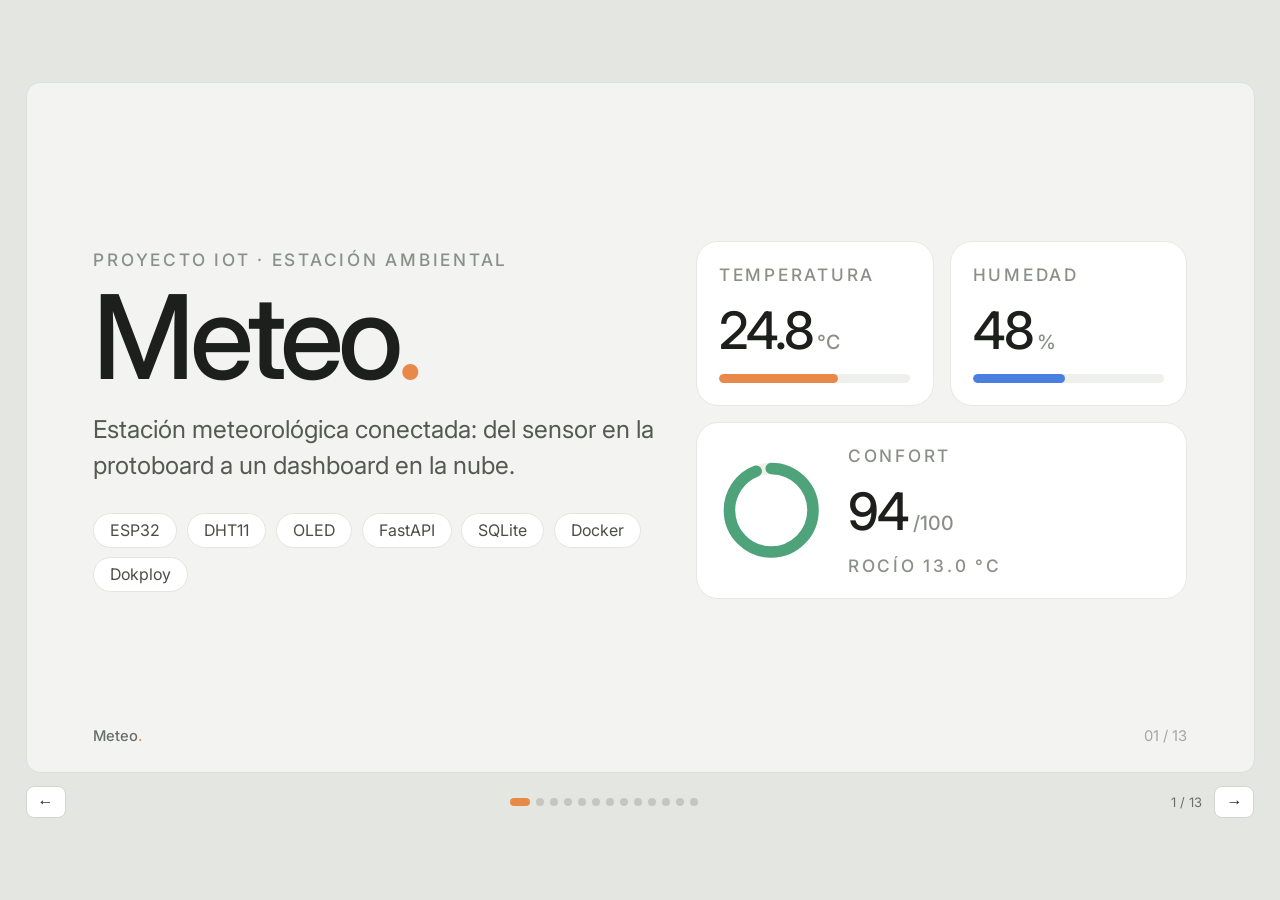
<file: servidor/static/presentacion/index.html>
<!DOCTYPE html>
<html lang="es">
<head>
<meta charset="utf-8">
<meta name="viewport" content="width=device-width, initial-scale=1">
<title>Meteo - Presentacion</title>
<link rel="preconnect" href="https://fonts.googleapis.com">
<link rel="preconnect" href="https://fonts.gstatic.com" crossorigin>
<link rel="stylesheet" href="https://fonts.googleapis.com/css2?family=Inter:wght@400;500&display=swap">
<link rel="stylesheet" href="deck.css">
</head>
<body>
<div class="wrap">
<div class="deck" id="deck">

<section class="slide">
  <div class="cover">
    <div>
      <span class="kick">Proyecto IoT &middot; Estaci&oacute;n ambiental</span>
      <div class="big">Meteo<i>.</i></div>
      <p class="lead">Estaci&oacute;n meteorol&oacute;gica conectada: del sensor en la protoboard a un dashboard en la nube.</p>
      <div class="tags"><span class="tag">ESP32</span><span class="tag">DHT11</span><span class="tag">OLED</span><span class="tag">FastAPI</span><span class="tag">SQLite</span><span class="tag">Docker</span><span class="tag">Dokploy</span></div>
    </div>
    <div class="mock">
      <div class="m"><span class="kick">Temperatura</span><div class="mv">24.8<small>&deg;C</small></div><div class="bar"><i class="bt"></i></div></div>
      <div class="m"><span class="kick">Humedad</span><div class="mv">48<small>%</small></div><div class="bar"><i class="bh"></i></div></div>
      <div class="m wide">
        <svg class="ring" viewBox="0 0 100 100"><circle cx="50" cy="50" r="40" fill="none" stroke="#eef0eb" stroke-width="11"/><circle cx="50" cy="50" r="40" fill="none" stroke="#4fa37a" stroke-width="11" stroke-linecap="round" stroke-dasharray="251.33" stroke-dashoffset="15.1" transform="rotate(-90 50 50)"/></svg>
        <div><span class="kick">Confort</span><div class="mv">94<small>/100</small></div><span class="kick">Roc&iacute;o 13.0 &deg;C</span></div>
      </div>
    </div>
  </div>
  <div class="foot"><span class="logo">Meteo<i>.</i></span><span class="num"></span></div>
</section>

<section class="slide">
  <span class="kick">01 &middot; Objetivo</span>
  <div class="ttl">Medir, guardar y <em>mostrar</em> el ambiente</div>
  <div class="grid g3">
    <div class="card"><span class="n">01</span><b>Capturar</b><p>Temperatura y humedad cada 2,5 s con un sensor DHT11 conectado a un ESP32.</p></div>
    <div class="card"><span class="n">02</span><b>Almacenar</b><p>Cada 30 s la lectura viaja a la nube y queda registrada con la hora del servidor.</p></div>
    <div class="card"><span class="n">03</span><b>Visualizar</b><p>Dashboard web en tiempo real con hist&oacute;rico, m&iacute;nimos, m&aacute;ximos y promedios.</p></div>
  </div>
  <p class="txt">Un proyecto completo de punta a punta: electr&oacute;nica, firmware, backend, base de datos, despliegue y seguridad.</p>
  <div class="foot"><span class="logo">Meteo<i>.</i></span><span class="num"></span></div>
</section>

<section class="slide">
  <span class="kick">02 &middot; Arquitectura</span>
  <div class="ttl">Del sensor a la <em>nube</em></div>
  <div class="arch">
    <div class="col"><span class="kick">En el borde</span>
      <div class="nd"><b>DHT11</b><span>Temperatura y humedad</span></div>
      <div class="nd"><b>ESP32</b><span>Procesa y env&iacute;a</span></div>
      <div class="nd"><b>OLED</b><span>Estado local en vivo</span></div>
    </div>
    <span class="arw">&rarr;</span>
    <div class="col"><span class="kick">En tr&aacute;nsito</span>
      <div class="nd"><b>WiFi 2,4 GHz</b><span>Varias redes guardadas</span></div>
      <div class="nd"><b>HTTPS / TLS</b><span>Certificado validado</span></div>
      <div class="nd"><b>JSON + token</b><span>Autenticaci&oacute;n Bearer</span></div>
    </div>
    <span class="arw">&rarr;</span>
    <div class="col"><span class="kick">En la nube</span>
      <div class="nd"><b>Traefik</b><span>HTTPS con Let&rsquo;s Encrypt</span></div>
      <div class="nd"><b>FastAPI + SQLite</b><span>API y almacenamiento</span></div>
      <div class="nd"><b>Dashboard</b><span>Gr&aacute;ficos en tiempo real</span></div>
    </div>
  </div>
  <div class="foot"><span class="logo">Meteo<i>.</i></span><span class="num"></span></div>
</section>

<section class="slide">
  <span class="kick">03 &middot; Hardware</span>
  <div class="ttl">Componentes <em>accesibles</em></div>
  <div class="grid g4">
    <div class="card"><span class="n">MCU</span><b>ESP32 DevKit</b><p>Microcontrolador de doble n&uacute;cleo con WiFi integrado. Es el cerebro de la estaci&oacute;n.</p></div>
    <div class="card"><span class="n">Sensor</span><b>DHT11</b><p>Temperatura 0&ndash;50 &deg;C (&plusmn;2 &deg;C) y humedad 20&ndash;80 % (&plusmn;5 %).</p></div>
    <div class="card"><span class="n">Pantalla</span><b>OLED 0,96&quot;</b><p>SSD1306 de 128&times;64 px por I&sup2;C para ver los datos sin computador.</p></div>
    <div class="card"><span class="n">Montaje</span><b>2 mini protoboards</b><p>Dos placas de 170 puntos: montaje limpio, ordenado y sin soldar.</p></div>
  </div>
  <p class="txt">Alimentaci&oacute;n por USB-C a 5 V: basta un cargador de celular o un power bank.</p>
  <div class="foot"><span class="logo">Meteo<i>.</i></span><span class="num"></span></div>
</section>

<section class="slide">
  <span class="kick">04 &middot; Montaje</span>
  <div class="ttl">Conexiones <em>ordenadas</em></div>
  <div class="grid g2">
    <div class="card">
      <table class="tbl">
        <tr><th>Pin ESP32</th><th>Conecta a</th></tr>
        <tr><td><span class="dot d4"></span><span class="mono">D4</span></td><td>DATA del DHT11</td></tr>
        <tr><td><span class="dot d21"></span><span class="mono">D21</span></td><td>SDA de la OLED</td></tr>
        <tr><td><span class="dot d22"></span><span class="mono">D22</span></td><td>SCL de la OLED</td></tr>
        <tr><td><span class="dot d3"></span><span class="mono">3V3</span></td><td>VCC de ambos m&oacute;dulos</td></tr>
        <tr><td><span class="dot dg"></span><span class="mono">GND</span></td><td>GND de ambos m&oacute;dulos</td></tr>
      </table>
    </div>
    <div class="card">
      <ul class="lst">
        <li>El ESP32 va entre las dos protoboards: cada pin queda en su propia media fila.</li>
        <li>Los m&oacute;dulos se pinchan en la mitad exterior y se unen con 7 cables cortos.</li>
        <li>Todo funciona a 3,3 V, el nivel l&oacute;gico seguro para el ESP32.</li>
      </ul>
    </div>
  </div>
  <div class="foot"><span class="logo">Meteo<i>.</i></span><span class="num"></span></div>
</section>

<section class="slide">
  <span class="kick">05 &middot; Firmware</span>
  <div class="ttl">Un ciclo simple y <em>robusto</em></div>
  <div class="grid g2">
    <ol class="steps">
      <li>Se conecta a la mejor red WiFi disponible.</li>
      <li>Sincroniza la hora por NTP para validar TLS.</li>
      <li>Lee el DHT11 cada 2,5 s y actualiza la OLED.</li>
      <li>Cada 30 s env&iacute;a la lectura por HTTPS.</li>
      <li>Muestra en pantalla la respuesta de la API.</li>
    </ol>
<div class="code"><span class="c">POST /api/lecturas</span>
<span class="c">Authorization: Bearer &bull;&bull;&bull;&bull;&bull;&bull;&bull;&bull;</span>

{
  <span class="k">"temperatura"</span>: <span class="v">24.8</span>,
  <span class="k">"humedad"</span>: <span class="v">48.0</span>,
  <span class="k">"rssi"</span>: <span class="v">-58</span>,
  <span class="k">"uptime"</span>: <span class="v">3600</span>,
  <span class="k">"fw"</span>: <span class="s">"1.0.0"</span>
}</div>
  </div>
  <div class="foot"><span class="logo">Meteo<i>.</i></span><span class="num"></span></div>
</section>

<section class="slide">
  <span class="kick">06 &middot; Backend</span>
  <div class="ttl">Una API <em>peque&ntilde;a</em> y clara</div>
  <div class="grid g2">
    <div class="card">
      <table class="tbl">
        <tr><td><span class="mth post">POST</span></td><td class="mono">/api/lecturas</td><td>Recibe lecturas</td></tr>
        <tr><td><span class="mth get">GET</span></td><td class="mono">/api/actual</td><td>&Uacute;ltima lectura y nodo</td></tr>
        <tr><td><span class="mth get">GET</span></td><td class="mono">/api/historico</td><td>Serie por rango</td></tr>
        <tr><td><span class="mth get">GET</span></td><td class="mono">/api/resumen</td><td>M&iacute;n, m&aacute;x, promedio</td></tr>
        <tr><td><span class="mth get">GET</span></td><td class="mono">/health</td><td>Monitoreo</td></tr>
      </table>
    </div>
    <div class="card">
      <b>SQLite en modo WAL</b>
      <div class="f">lecturas<br>ts &middot; temperatura &middot; humedad &middot; rssi</div>
      <div class="f">dispositivo<br>ssid &middot; ip &middot; fw &middot; uptime &middot; visto</div>
      <p>La fecha y hora la asigna el servidor, nunca el dispositivo.</p>
    </div>
  </div>
  <div class="foot"><span class="logo">Meteo<i>.</i></span><span class="num"></span></div>
</section>

<section class="slide">
  <span class="kick">07 &middot; Datos</span>
  <div class="ttl">M&aacute;s que dos <em>n&uacute;meros</em></div>
  <div class="grid g3">
    <div class="card"><b>Punto de roc&iacute;o</b>
      <div class="f">&gamma; = ln(HR/100) + aT/(b+T)<br>Td = b&gamma; / (a &minus; &gamma;)</div>
      <p>F&oacute;rmula de Magnus (a = 17,62; b = 243,12). Indica el riesgo de condensaci&oacute;n.</p></div>
    <div class="card"><b>&Iacute;ndice de confort</b>
      <div class="f">100 &minus; penalizaciones</div>
      <p>Ideal entre 20&ndash;24 &deg;C y 40&ndash;60 % de humedad. Puntaje de 0 a 100.</p></div>
    <div class="card"><b>Agregaci&oacute;n</b>
      <table class="tbl">
        <tr><td>1H</td><td>cada minuto</td></tr>
        <tr><td>24H</td><td>cada 10 min</td></tr>
        <tr><td>7D</td><td>cada hora</td></tr>
        <tr><td>30D</td><td>cada 4 h</td></tr>
      </table></div>
  </div>
  <div class="foot"><span class="logo">Meteo<i>.</i></span><span class="num"></span></div>
</section>

<section class="slide">
  <span class="kick">08 &middot; Seguridad</span>
  <div class="ttl">Dise&ntilde;ado con mentalidad de <em>pentester</em></div>
  <div class="grid g3">
    <div class="card"><b>Autenticaci&oacute;n</b><p>Token Bearer comparado en tiempo constante (HMAC).</p></div>
    <div class="card"><b>Cifrado</b><p>HTTPS con Let&rsquo;s Encrypt; el ESP32 valida la CA ra&iacute;z.</p></div>
    <div class="card"><b>Validaci&oacute;n</b><p>Rangos f&iacute;sicos con Pydantic: lo imposible se rechaza.</p></div>
    <div class="card"><b>Rate limiting</b><p>M&aacute;ximo 12 env&iacute;os por minuto por IP.</p></div>
    <div class="card"><b>Integridad</b><p>Hora del servidor y datos renderizados sin HTML: sin XSS.</p></div>
    <div class="card"><b>Superficie m&iacute;nima</b><p>Sin /docs, cabeceras CSP, contenedor sin root, secretos fuera de Git.</p></div>
  </div>
  <p class="note">Riesgo conocido: las credenciales quedan en la flash del ESP32. En producci&oacute;n: flash encryption y secure boot.</p>
  <div class="foot"><span class="logo">Meteo<i>.</i></span><span class="num"></span></div>
</section>

<section class="slide">
  <span class="kick">09 &middot; Despliegue</span>
  <div class="ttl">De un <em>git push</em> a producci&oacute;n</div>
  <div class="flow">
    <div class="card"><span class="n">01</span><b>GitHub</b><p>C&oacute;digo versionado, sin secretos.</p></div>
    <span class="arw">&rarr;</span>
    <div class="card"><span class="n">02</span><b>Dokploy</b><p>Build autom&aacute;tico con Dockerfile.</p></div>
    <span class="arw">&rarr;</span>
    <div class="card"><span class="n">03</span><b>Docker</b><p>Contenedor y volumen persistente.</p></div>
    <span class="arw">&rarr;</span>
    <div class="card"><span class="n">04</span><b>Traefik</b><p>Dominio con HTTPS autom&aacute;tico.</p></div>
  </div>
  <p class="txt">Servidor activo 24/7 con URL fija: el ESP32 sigue enviando datos aunque el computador est&eacute; apagado.</p>
  <div class="foot"><span class="logo">Meteo<i>.</i></span><span class="num"></span></div>
</section>

<section class="slide">
  <span class="kick">10 &middot; Pruebas</span>
  <div class="ttl">Probando que <em>no</em> se rompe</div>
  <div class="card">
    <table class="tbl">
      <tr><th>Prueba</th><th>Resultado esperado</th></tr>
      <tr><td>Lectura v&aacute;lida con token</td><td><span class="bdg ok">201 Creado</span></td></tr>
      <tr><td>Token falso o sin cabecera Authorization</td><td><span class="bdg bad">401 No autorizado</span></td></tr>
      <tr><td>Temperatura de 500 &deg;C</td><td><span class="bdg warn">422 Fuera de rango</span></td></tr>
      <tr><td>M&aacute;s de 12 env&iacute;os en un minuto</td><td><span class="bdg warn">429 Demasiadas solicitudes</span></td></tr>
      <tr><td>Abrir /docs de la API</td><td><span class="bdg neu">404 Desactivado</span></td></tr>
    </table>
  </div>
  <div class="foot"><span class="logo">Meteo<i>.</i></span><span class="num"></span></div>
</section>

<section class="slide">
  <span class="kick">11 &middot; Pr&oacute;ximos pasos</span>
  <div class="ttl">C&oacute;mo <em>crecer&iacute;a</em> el proyecto</div>
  <div class="grid g3">
    <div class="card"><b>Hardware</b><ul class="mini"><li>Sensor SHT40 o BME280: m&aacute;s precisi&oacute;n y presi&oacute;n.</li><li>Bater&iacute;a y panel solar con deep sleep.</li></ul></div>
    <div class="card"><b>Software</b><ul class="mini"><li>Alertas por Telegram o correo.</li><li>Actualizaciones OTA del firmware.</li><li>Exportar datos a CSV.</li></ul></div>
    <div class="card"><b>Seguridad</b><ul class="mini"><li>Flash encryption y secure boot.</li><li>Un token por dispositivo, con rotaci&oacute;n.</li></ul></div>
  </div>
  <div class="foot"><span class="logo">Meteo<i>.</i></span><span class="num"></span></div>
</section>

<section class="slide">
  <div class="end">
    <span class="kick">Meteo &middot; Estaci&oacute;n ambiental IoT</span>
    <div class="big">Gracias<i>.</i></div>
    <p class="lead">&iquest;Preguntas? Vamos a ver la estaci&oacute;n funcionando.</p>
    <a class="demo" href="https://meteo.sev7nep.com" target="_blank" rel="noopener noreferrer">Mirar demo en vivo <span>&rarr;</span></a>
    <div class="tags"><span class="tag">ESP32</span><span class="tag">FastAPI</span><span class="tag">Dokploy</span><span class="tag">HTTPS</span></div>
  </div>
  <div class="foot"><span class="logo">Meteo<i>.</i></span><span class="num"></span></div>
</section>

</div>

<div class="ctrl">
  <button class="nav" id="prev" aria-label="Diapositiva anterior">&larr;</button>
  <div id="dots"></div>
  <span id="cnt"></span>
  <button class="nav" id="next" aria-label="Diapositiva siguiente">&rarr;</button>
</div>
</div>
<script src="deck.js"></script>
</body>
</html>
</file>
<file: servidor/static/presentacion/deck.css>
html, body { margin: 0; padding: 0; background: #e4e6e1; }
body {
  min-height: 100vh;
  display: flex; flex-direction: column; align-items: center; justify-content: center;
  font-family: "Inter", system-ui, -apple-system, sans-serif;
}
.wrap { width: min(96vw, calc((100vh - 64px) * 16 / 9)); }

.deck { container-type: inline-size; color: #1d1f1c; cursor: pointer; user-select: none; }
.deck * { margin: 0; padding: 0; box-sizing: border-box; }
.deck .slide {
  position: relative; aspect-ratio: 16 / 9;
  background: #f3f4f1; border: 1px solid #dcdfd8; border-radius: 14px;
  padding: 4.4cqw 5.4cqw 5.6cqw; overflow: hidden;
  display: flex; flex-direction: column; margin-bottom: 14px;
}
.deck.on .slide { display: none; margin-bottom: 0; }
.deck.on .slide.act { display: flex; }
@media (prefers-reduced-motion: no-preference) { .deck.on .slide.act { animation: entra .35s ease; } }
@keyframes entra { from { opacity: 0; } to { opacity: 1; } }

.kick { font-size: max(11px, 1.4cqw); font-weight: 500; letter-spacing: .16em; text-transform: uppercase; color: #8a8f87; }
.ttl { font-size: 4.1cqw; font-weight: 500; letter-spacing: -.03em; line-height: 1.1; margin: .7cqw 0 2.2cqw; }
.ttl em, .big i, .logo i { font-style: normal; color: #e8894a; }
.txt { font-size: max(11px, 1.7cqw); line-height: 1.5; color: #55594f; margin-top: 1.6cqw; }

.grid { display: grid; gap: 1.5cqw; min-height: 0; }
.g2 { grid-template-columns: minmax(0, 1.15fr) minmax(0, 1fr); }
.g3 { grid-template-columns: repeat(3, minmax(0, 1fr)); }
.g4 { grid-template-columns: repeat(4, minmax(0, 1fr)); }

.card { background: #fff; border: 1px solid #e6e8e3; border-radius: 1.8cqw; padding: 2cqw 2.2cqw; }
.card b { display: block; font-size: max(11px, 1.85cqw); font-weight: 500; margin-bottom: .6cqw; }
.card p { font-size: max(11px, 1.5cqw); line-height: 1.5; color: #6b6f68; }
.n { display: block; font-size: max(11px, 1.3cqw); font-weight: 500; color: #e8894a; margin-bottom: 1.1cqw; letter-spacing: .1em; }

.foot {
  position: absolute; left: 5.4cqw; right: 5.4cqw; bottom: 2.2cqw;
  display: flex; justify-content: space-between;
  font-size: max(11px, 1.2cqw); color: #a3a7a0;
}
.logo { font-weight: 500; color: #6b6f68; }

.tbl { width: 100%; border-collapse: collapse; font-size: max(11px, 1.5cqw); }
.tbl td, .tbl th { text-align: left; padding: .75cqw .6cqw; border-bottom: 1px solid #eef0eb; vertical-align: middle; color: #3d403a; }
.tbl th { font-size: max(11px, 1.15cqw); font-weight: 500; letter-spacing: .12em; text-transform: uppercase; color: #8a8f87; }
.tbl tr:last-child td { border-bottom: 0; }
.mono { font-family: ui-monospace, SFMono-Regular, Menlo, Consolas, monospace; font-size: .95em; }

.dot { display: inline-block; width: 1.1cqw; height: 1.1cqw; border-radius: 50%; margin-right: .9cqw; vertical-align: middle; }
.d4 { background: #ef9f27; } .d21 { background: #7f77dd; } .d22 { background: #1d9e75; }
.d3 { background: #e24b4a; } .dg { background: #5f5e5a; }

.mth { display: inline-block; font-size: max(11px, 1.1cqw); font-weight: 500; padding: .25cqw .8cqw; border-radius: .6cqw; font-family: ui-monospace, Menlo, Consolas, monospace; }
.post { background: #fdf1e3; color: #a8621f; } .get { background: #e8effc; color: #2f5fb8; }

.bdg { display: inline-block; font-size: max(11px, 1.25cqw); font-weight: 500; padding: .35cqw 1cqw; border-radius: 99px; white-space: nowrap; }
.ok { background: #e6f5ec; color: #2c8a50; } .bad { background: #fbe9e7; color: #b8443b; }
.warn { background: #fdf1e3; color: #a8621f; } .neu { background: #eef0eb; color: #5f625c; }

.lst { list-style: none; display: flex; flex-direction: column; gap: 1.4cqw; }
.lst li { font-size: max(11px, 1.55cqw); line-height: 1.5; color: #55594f; padding-left: 1.6cqw; border-left: .35cqw solid #e8894a; }

.steps { list-style: none; counter-reset: s; display: flex; flex-direction: column; gap: 1.1cqw; }
.steps li { display: flex; gap: 1.2cqw; align-items: center; font-size: max(11px, 1.6cqw); line-height: 1.4; color: #3d403a; }
.steps li::before {
  counter-increment: s; content: counter(s); flex: none;
  width: 2.7cqw; height: 2.7cqw; border-radius: 50%;
  background: #fff; border: 1px solid #e3e5df;
  display: grid; place-items: center;
  font-size: max(11px, 1.3cqw); font-weight: 500; color: #e8894a;
}

.code {
  background: #1d1f1c; color: #e9eae6; border-radius: 1.8cqw; padding: 2cqw 2.4cqw;
  font-family: ui-monospace, SFMono-Regular, Menlo, Consolas, monospace;
  font-size: max(11px, 1.4cqw); line-height: 1.6; white-space: pre; overflow: hidden;
}
.code .c { color: #8a8f87; } .code .k { color: #f5bf8f; } .code .v { color: #9bbcf3; } .code .s { color: #a5d6bb; }

.arch { display: grid; grid-template-columns: minmax(0, 1fr) auto minmax(0, 1fr) auto minmax(0, 1fr); gap: 1.2cqw; min-height: 0; }
.col { background: #fff; border: 1px solid #e6e8e3; border-radius: 1.8cqw; padding: 1.6cqw; display: flex; flex-direction: column; gap: .8cqw; }
.nd { background: #f3f4f1; border-radius: 1.1cqw; padding: .8cqw 1.2cqw; }
.nd b { display: block; font-size: max(11px, 1.6cqw); font-weight: 500; }
.nd span { font-size: max(11px, 1.25cqw); color: #8a8f87; }
.arw { align-self: center; color: #c3c6bf; font-size: 2.6cqw; }

.flow { display: grid; grid-template-columns: minmax(0, 1fr) auto minmax(0, 1fr) auto minmax(0, 1fr) auto minmax(0, 1fr); gap: 1.2cqw; }

.mini { list-style: none; display: flex; flex-direction: column; gap: .8cqw; margin-top: .8cqw; }
.mini li { font-size: max(11px, 1.45cqw); color: #6b6f68; line-height: 1.45; padding-left: 1.4cqw; position: relative; }
.mini li::before {
  content: ""; position: absolute; left: 0; top: .72em;
  width: .6cqw; height: .6cqw; border-radius: 50%; background: #e8894a; transform: translateY(-50%);
}

.f {
  font-family: ui-monospace, SFMono-Regular, Menlo, Consolas, monospace;
  font-size: max(11px, 1.35cqw); background: #f3f4f1; border-radius: 1cqw;
  padding: 1cqw 1.2cqw; margin: .6cqw 0 1cqw; line-height: 1.6; color: #1d1f1c;
}
.note { font-size: max(11px, 1.35cqw); color: #8a8f87; margin-top: 1.4cqw; }

.cover { display: grid; grid-template-columns: minmax(0, 1.15fr) minmax(0, 1fr); gap: 3cqw; align-items: center; flex: 1; }
.big { font-size: 9.5cqw; font-weight: 500; letter-spacing: -.05em; line-height: .95; margin-top: 1cqw; }
.lead { font-size: max(11px, 2cqw); color: #55594f; line-height: 1.45; margin: 1.6cqw 0 2.4cqw; }
.tags { display: flex; flex-wrap: wrap; gap: .8cqw; justify-content: inherit; }
.tag { font-size: max(11px, 1.3cqw); padding: .55cqw 1.3cqw; border-radius: 99px; background: #fff; border: 1px solid #e3e5df; color: #4a4d48; }

.mock { display: grid; grid-template-columns: 1fr 1fr; gap: 1.3cqw; }
.m { background: #fff; border: 1px solid #e6e8e3; border-radius: 1.8cqw; padding: 1.8cqw; }
.mv { font-size: 4.2cqw; font-weight: 500; letter-spacing: -.04em; margin: 1.1cqw 0; }
.mv small { font-size: 1.6cqw; color: #8a8f87; margin-left: .4cqw; letter-spacing: 0; }
.bar { height: .7cqw; border-radius: 99px; background: #eef0eb; overflow: hidden; }
.bar i { display: block; height: 100%; border-radius: 99px; }
.bar i.bt { width: 62%; background: #e8894a; }
.bar i.bh { width: 48%; background: #4a7fe0; }
.wide { grid-column: span 2; display: flex; align-items: center; gap: 2cqw; }
.ring { width: 8.5cqw; height: 8.5cqw; flex: none; }

.end { flex: 1; display: flex; flex-direction: column; align-items: center; justify-content: center; text-align: center; }
.end .tags { justify-content: center; }

.demo {
  display: inline-flex; align-items: center; gap: 1cqw;
  font-size: max(12px, 1.7cqw); font-weight: 500;
  padding: 1.2cqw 2.6cqw; margin-bottom: 2cqw;
  border-radius: 99px; background: #1d1f1c; color: #fff; text-decoration: none;
  transition: background .2s ease, transform .2s ease;
}
.demo:hover { background: #e8894a; transform: translateY(-2px); }
.demo span { transition: transform .2s ease; }
.demo:hover span { transform: translateX(4px); }

.ctrl { display: flex; align-items: center; gap: 12px; margin-top: 12px; }
.ctrl .nav {
  width: 40px; height: 32px; border: 1px solid #d3d6cf; background: #fff;
  border-radius: 8px; cursor: pointer; font-size: 16px; color: #1d1f1c;
}
.ctrl .nav:hover { border-color: #a3a7a0; }
#dots { display: flex; gap: 6px; flex: 1; justify-content: center; flex-wrap: wrap; }
#dots button { width: 8px; height: 8px; padding: 0; border: 0; border-radius: 99px; background: #c4c7c0; cursor: pointer; transition: width .2s; }
#dots button.a { width: 20px; background: #e8894a; }
#cnt { font-size: 13px; color: #6b6f68; min-width: 60px; text-align: right; font-family: "Inter", system-ui, sans-serif; }

@media print {
  @page { size: 13.333in 7.5in; margin: 0; }
  html, body { background: #fff; display: block; min-height: 0; }
  .wrap { width: 13.333in; }
  .ctrl { display: none; }
  .deck.on .slide {
    display: flex !important; animation: none !important;
    border: 0; border-radius: 0; margin: 0;
    break-after: page; page-break-after: always;
  }
  * { -webkit-print-color-adjust: exact; print-color-adjust: exact; }
}
</file>
